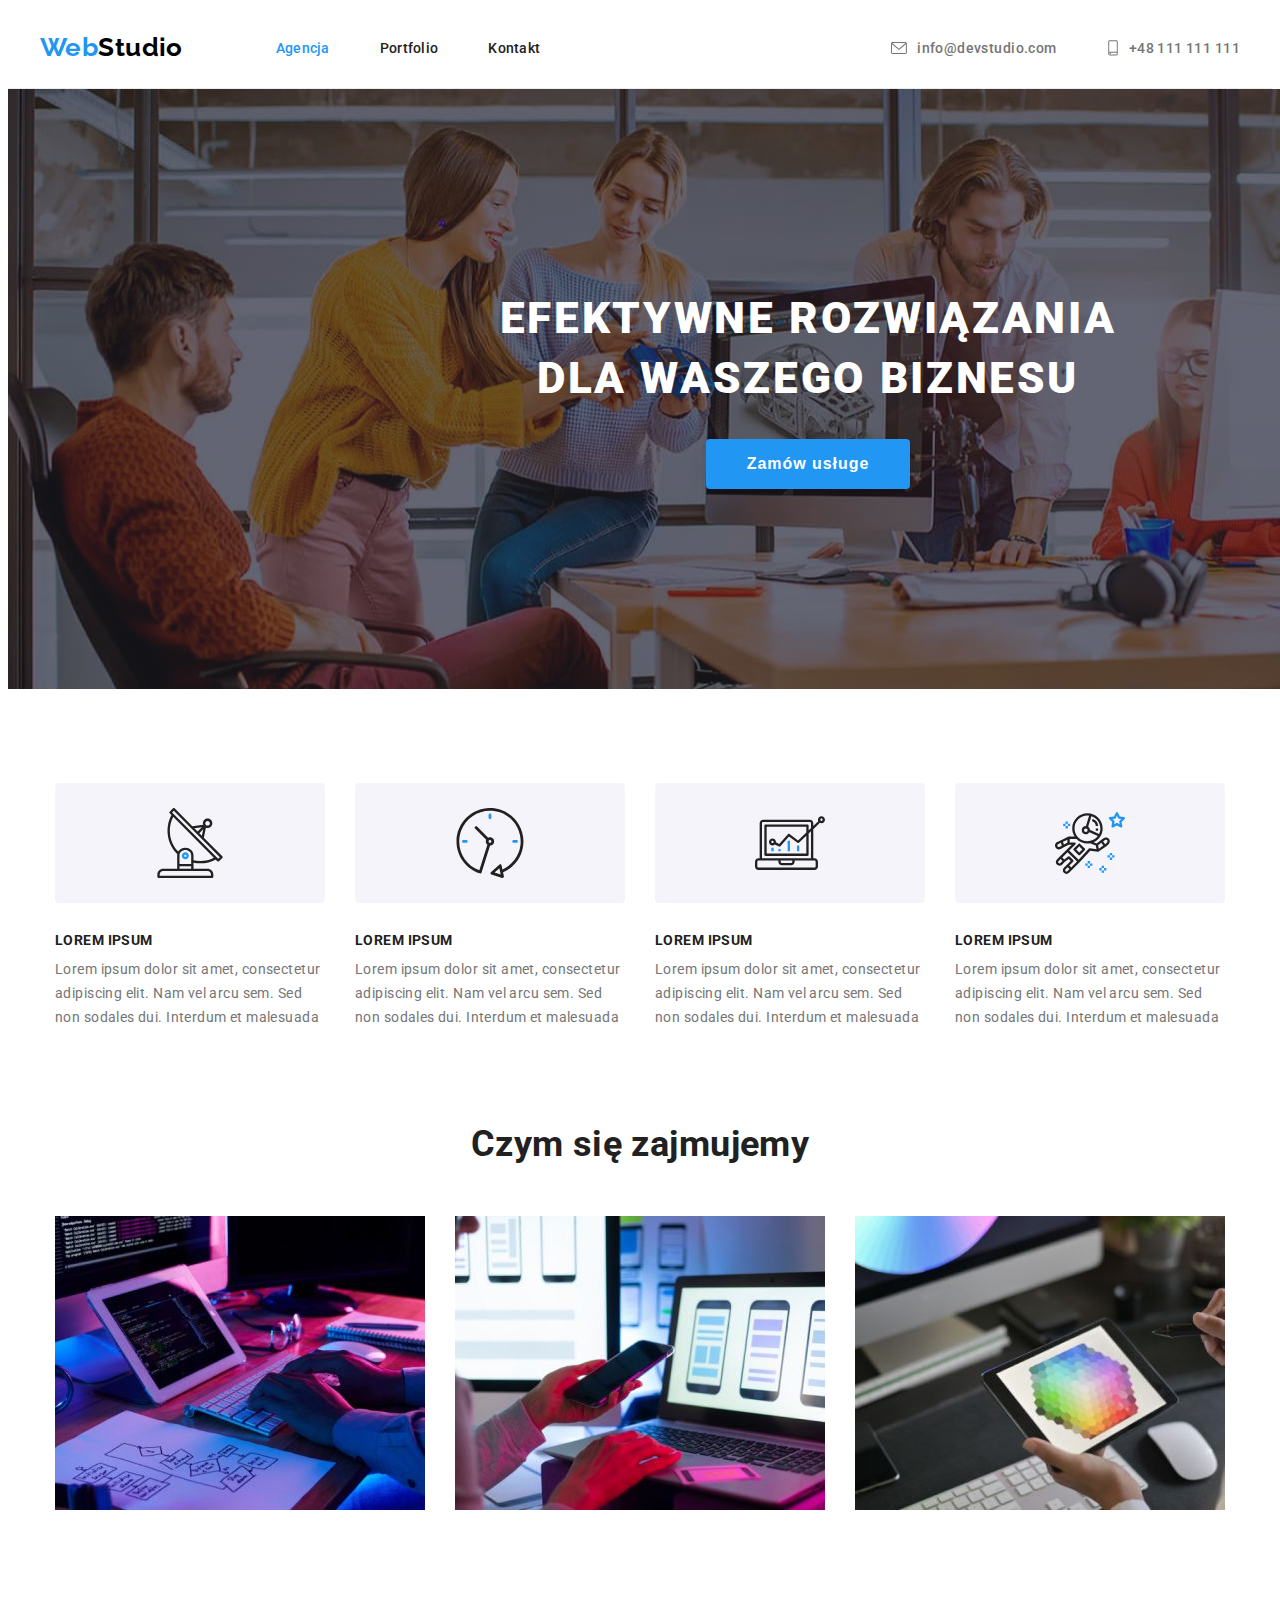
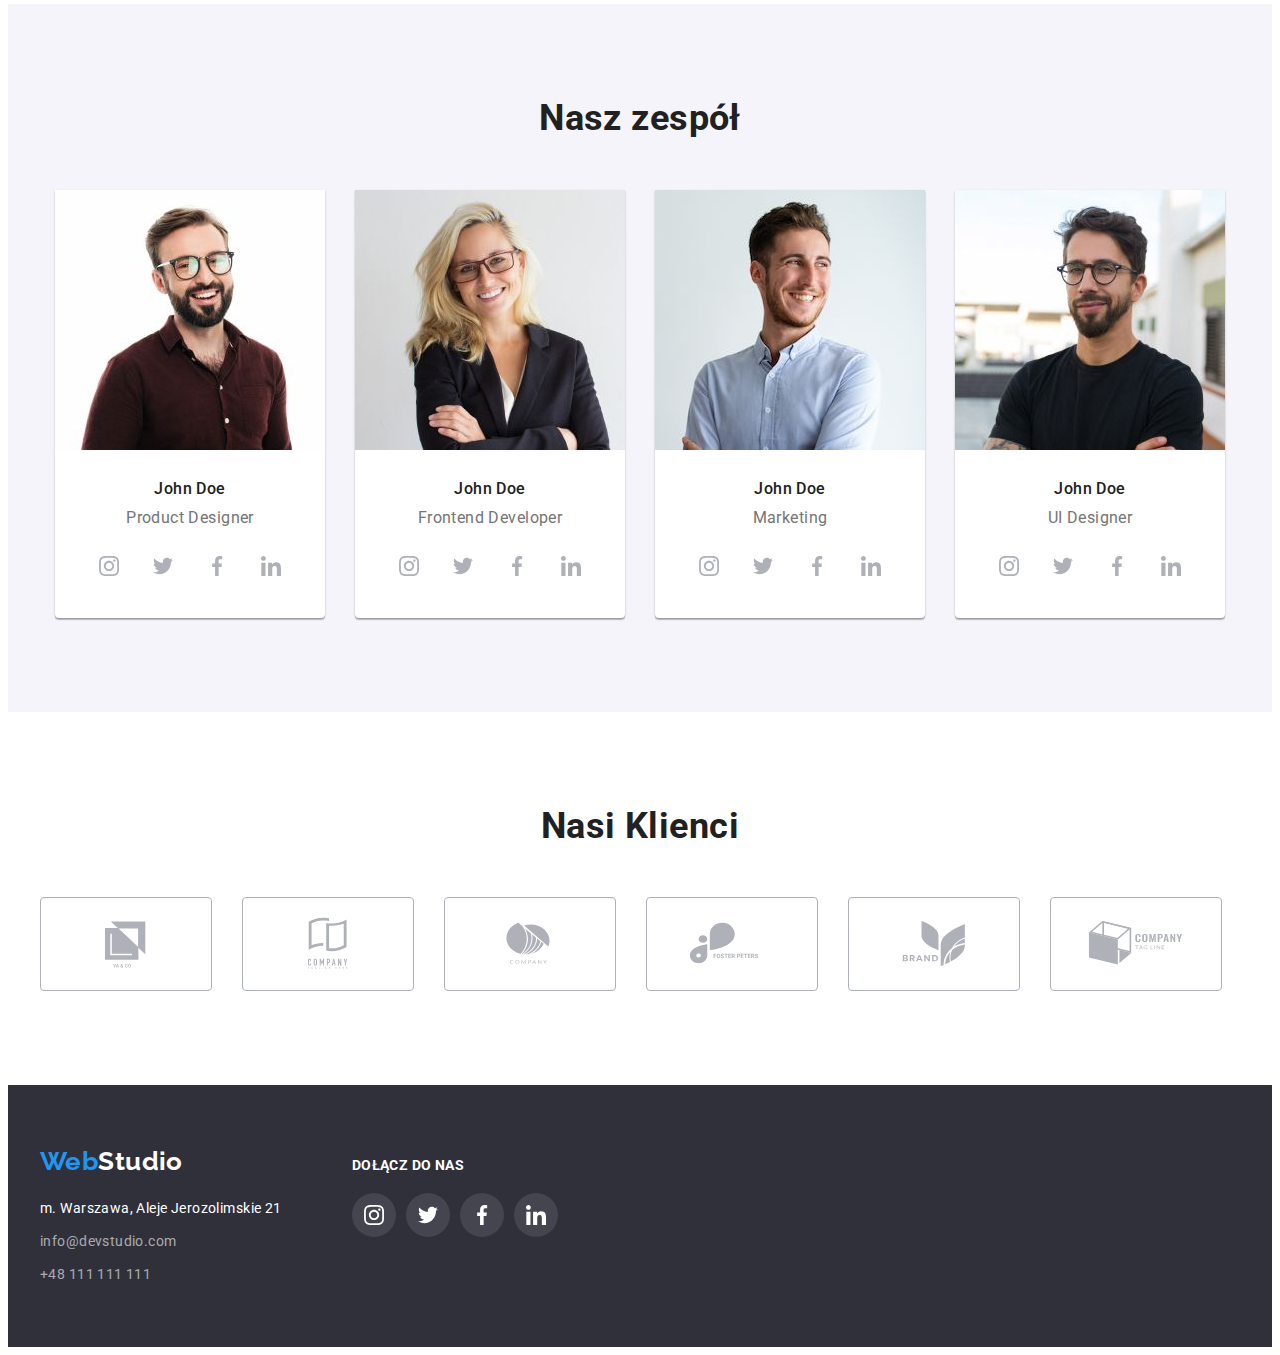
<file: index.html>
<!DOCTYPE html>
<html lang="en">
    <head>
        <meta charset="UTF-8" />
        <meta http-equiv="X-UA-Compatible" content="IE=edge" />
        <meta name="viewport" content="width=device-width, initial-scale=1.0" />
        <link
            rel="stylesheet"
            href="https://cdnjs.cloudflare.com/ajax/libs/modern-normalize/1.1.0/modern-normalize.min.css"
            integrity="sha512-wpPYUAdjBVSE4KJnH1VR1HeZfpl1ub8YT/NKx4PuQ5NmX2tKuGu6U/JRp5y+Y8XG2tV+wKQpNHVUX03MfMFn9Q=="
            crossorigin="anonymous"
            referrerpolicy="no-referrer"
        />
        <link rel="stylesheet" href="./css/styles.css" />
        <title>WebStudio</title>
    </head>
    <body>
        <header class="header">
            <div class="container header-container">
                <a href="./index.html" class="logo logo-menu"
                    ><span>Web</span>Studio</a
                >
                <nav class="menu">
                    <ul class="menu-list">
                        <li>
                            <a
                                href="./index.html"
                                class="menu-item menu-item-active"
                                >Agencja</a
                            >
                        </li>
                        <li>
                            <a href="./portfolio.html" class="menu-item"
                                >Portfolio</a
                            >
                        </li>
                        <li>
                            <a href="#" class="menu-item">Kontakt</a>
                        </li>
                    </ul>
                </nav>
                <ul class="menu menu-list menu-contact-list">
                    <li>
                        <a
                            class="menu-contact-item"
                            href="mailto:info@devstudio.com"
                            ><svg
                                class="icon"
                                width="16"
                                height="12"
                                alt="email icon"
                            >
                                <use href="./images/icons.svg#icon-mail"></use>
                            </svg>
                            info@devstudio.com</a
                        >
                    </li>
                    <li>
                        <a class="menu-contact-item" href="tel:+48111111111">
                            <svg
                                class="icon"
                                width="12"
                                height="16"
                                alt="smartphone icon"
                            >
                                <use
                                    href="./images/icons.svg#icon-smartphone"
                                ></use>
                            </svg>
                            +48 111 111 111</a
                        >
                    </li>
                </ul>
            </div>
        </header>
        <main>
            <section class="banner">
                <div class="container">
                    <h1 class="banner-title">
                        EFEKTYWNE ROZWIĄZANIA DLA WASZEGO BIZNESU
                    </h1>
                    <button type="button" class="banner-button">
                        Zamów usługe
                    </button>
                </div>
            </section>
            <section class="section">
                <div class="container">
                    <h2 class="visually-hidden">Opis</h2>
                    <ul class="description-list">
                        <li class="description-item">
                            <div class="description-item-container">
                                <svg width="70" height="70" alt="anntena icon">
                                    <use
                                        href="./images/icons.svg#icon-antenna"
                                    ></use>
                                </svg>
                            </div>
                            <h3 class="description-item-subtitle">
                                LOREM IPSUM
                            </h3>
                            <p class="description-item-content">
                                Lorem ipsum dolor sit amet, consectetur
                                adipiscing elit. Nam vel arcu sem. Sed non
                                sodales dui. Interdum et malesuada
                            </p>
                        </li>
                        <li class="description-item">
                            <div class="description-item-container">
                                <svg width="70" height="70" alt="clock icon">
                                    <use
                                        href="./images/icons.svg#icon-clock"
                                    ></use>
                                </svg>
                            </div>
                            <h3 class="description-item-subtitle">
                                LOREM IPSUM
                            </h3>
                            <p class="description-item-content">
                                Lorem ipsum dolor sit amet, consectetur
                                adipiscing elit. Nam vel arcu sem. Sed non
                                sodales dui. Interdum et malesuada
                            </p>
                        </li>
                        <li class="description-item">
                            <div class="description-item-container">
                                <svg width="70" height="70" alt="diagram icon">
                                    <use
                                        href="./images/icons.svg#icon-diagram"
                                    ></use>
                                </svg>
                            </div>
                            <h3 class="description-item-subtitle">
                                LOREM IPSUM
                            </h3>
                            <p class="description-item-content">
                                Lorem ipsum dolor sit amet, consectetur
                                adipiscing elit. Nam vel arcu sem. Sed non
                                sodales dui. Interdum et malesuada
                            </p>
                        </li>
                        <li class="description-item">
                            <div class="description-item-container">
                                <svg
                                    width="70"
                                    height="70"
                                    alt="astronaut icon"
                                >
                                    <use
                                        href="./images/icons.svg#icon-astronaut"
                                    ></use>
                                </svg>
                            </div>
                            <h3 class="description-item-subtitle">
                                LOREM IPSUM
                            </h3>
                            <p class="description-item-content">
                                Lorem ipsum dolor sit amet, consectetur
                                adipiscing elit. Nam vel arcu sem. Sed non
                                sodales dui. Interdum et malesuada
                            </p>
                        </li>
                    </ul>
                </div>
            </section>
            <section class="section about_us">
                <div class="container">
                    <h2 class="about_us-title">Czym się zajmujemy</h2>
                    <ul class="about_us-list">
                        <li>
                            <img
                                src="./images/about-us/coding.jpg"
                                alt="hands on keyboard"
                                width="370"
                                height="294"
                            />
                        </li>
                        <li>
                            <img
                                src="./images/about-us/mobile.jpg"
                                alt="mobile phone in hands"
                                width="370"
                                height="294"
                            />
                        </li>
                        <li>
                            <img
                                src="./images/about-us/color-pelette.jpg"
                                alt="tablet with color palette on screen"
                                width="370"
                                height="294"
                            />
                        </li>
                    </ul>
                </div>
            </section>
            <section class="section crew">
                <div class="container">
                    <h2 class="crew-title">Nasz zespół</h2>
                    <ul class="crew-list">
                        <li class="crew-item">
                            <img
                                src="./images/crew/product-designer.jpg"
                                alt="men with glasses in red shirt"
                                width="270"
                                height="260"
                            />
                            <div class="crew-item-container">
                                <h3 class="crew-item-name">John Doe</h3>
                                <p class="crew-item-position">
                                    Product Designer
                                </p>
                                <ul class="crew-item-social_media">
                                    <li>
                                        <a
                                            href="./index.html"
                                            class="crew-item-social_media-container"
                                        >
                                            <svg
                                                class="crew-item-social_media-icon"
                                                width="20"
                                                height="20"
                                                alt="instagram icon"
                                            >
                                                <use
                                                    href="./images/icons.svg#icon-instagram"
                                                ></use>
                                            </svg>
                                        </a>
                                    </li>
                                    <li>
                                        <a
                                            href="./index.html"
                                            class="crew-item-social_media-container"
                                        >
                                            <svg
                                                class="crew-item-social_media-icon"
                                                width="20"
                                                height="20"
                                                alt="twitter icon"
                                            >
                                                <use
                                                    href="./images/icons.svg#icon-twitter"
                                                ></use>
                                            </svg>
                                        </a>
                                    </li>
                                    <li>
                                        <a
                                            href="./index.html"
                                            class="crew-item-social_media-container"
                                        >
                                            <svg
                                                class="crew-item-social_media-icon"
                                                width="20"
                                                height="20"
                                                alt="facebook icon"
                                            >
                                                <use
                                                    href="./images/icons.svg#icon-facebook"
                                                ></use>
                                            </svg>
                                        </a>
                                    </li>
                                    <li>
                                        <a
                                            href="./index.html"
                                            class="crew-item-social_media-container"
                                        >
                                            <svg
                                                class="crew-item-social_media-icon"
                                                width="20"
                                                height="20"
                                                alt="linkedin icon"
                                            >
                                                <use
                                                    href="./images/icons.svg#icon-linkedin"
                                                ></use>
                                            </svg>
                                        </a>
                                    </li>
                                </ul>
                            </div>
                        </li>
                        <li class="crew-item">
                            <img
                                src="./images/crew/frontend-developer.jpg"
                                alt="woman with glasses in black jacket"
                                width="270"
                                height="260"
                            />
                            <div class="crew-item-container">
                                <h3 class="crew-item-name">John Doe</h3>
                                <p class="crew-item-position">
                                    Frontend Developer
                                </p>
                                <ul class="crew-item-social_media">
                                    <li>
                                        <a
                                            href="./index.html"
                                            class="crew-item-social_media-container"
                                        >
                                            <svg
                                                class="crew-item-social_media-icon"
                                                width="20"
                                                height="20"
                                                alt="instagram icon"
                                            >
                                                <use
                                                    href="./images/icons.svg#icon-instagram"
                                                ></use>
                                            </svg>
                                        </a>
                                    </li>
                                    <li>
                                        <a
                                            href="./index.html"
                                            class="crew-item-social_media-container"
                                        >
                                            <svg
                                                class="crew-item-social_media-icon"
                                                width="20"
                                                height="20"
                                                alt="twitter icon"
                                            >
                                                <use
                                                    href="./images/icons.svg#icon-twitter"
                                                ></use>
                                            </svg>
                                        </a>
                                    </li>
                                    <li>
                                        <a
                                            href="./index.html"
                                            class="crew-item-social_media-container"
                                        >
                                            <svg
                                                class="crew-item-social_media-icon"
                                                width="20"
                                                height="20"
                                                alt="facebook icon"
                                            >
                                                <use
                                                    href="./images/icons.svg#icon-facebook"
                                                ></use>
                                            </svg>
                                        </a>
                                    </li>
                                    <li>
                                        <a
                                            href="./index.html"
                                            class="crew-item-social_media-container"
                                        >
                                            <svg
                                                class="crew-item-social_media-icon"
                                                width="20"
                                                height="20"
                                                alt="linkedin icon"
                                            >
                                                <use
                                                    href="./images/icons.svg#icon-linkedin"
                                                ></use>
                                            </svg>
                                        </a>
                                    </li>
                                </ul>
                            </div>
                        </li>
                        <li class="crew-item">
                            <img
                                src="./images/crew/marketing.jpg"
                                alt="men in blue shirt"
                                width="270"
                                height="260"
                            />
                            <div class="crew-item-container">
                                <h3 class="crew-item-name">John Doe</h3>
                                <p class="crew-item-position">Marketing</p>
                                <ul class="crew-item-social_media">
                                    <li>
                                        <a
                                            href="./index.html"
                                            class="crew-item-social_media-container"
                                        >
                                            <svg
                                                class="crew-item-social_media-icon"
                                                width="20"
                                                height="20"
                                                alt="instagram icon"
                                            >
                                                <use
                                                    href="./images/icons.svg#icon-instagram"
                                                ></use>
                                            </svg>
                                        </a>
                                    </li>
                                    <li>
                                        <a
                                            href="./index.html"
                                            class="crew-item-social_media-container"
                                        >
                                            <svg
                                                class="crew-item-social_media-icon"
                                                width="20"
                                                height="20"
                                                alt="twitter icon"
                                            >
                                                <use
                                                    href="./images/icons.svg#icon-twitter"
                                                ></use>
                                            </svg>
                                        </a>
                                    </li>
                                    <li>
                                        <a
                                            href="./index.html"
                                            class="crew-item-social_media-container"
                                        >
                                            <svg
                                                class="crew-item-social_media-icon"
                                                width="20"
                                                height="20"
                                                alt="facebook icon"
                                            >
                                                <use
                                                    href="./images/icons.svg#icon-facebook"
                                                ></use>
                                            </svg>
                                        </a>
                                    </li>
                                    <li>
                                        <a
                                            href="./index.html"
                                            class="crew-item-social_media-container"
                                        >
                                            <svg
                                                class="crew-item-social_media-icon"
                                                width="20"
                                                height="20"
                                                alt="linkedin icon"
                                            >
                                                <use
                                                    href="./images/icons.svg#icon-linkedin"
                                                ></use>
                                            </svg>
                                        </a>
                                    </li>
                                </ul>
                            </div>
                        </li>
                        <li class="crew-item">
                            <img
                                src="./images/crew/ui-designer.jpg"
                                alt="men with glasses in black t-shirt"
                                width="270"
                                height="260"
                            />
                            <div class="crew-item-container">
                                <h3 class="crew-item-name">John Doe</h3>
                                <p class="crew-item-position">UI Designer</p>
                                <ul class="crew-item-social_media">
                                    <li>
                                        <a
                                            href="./index.html"
                                            class="crew-item-social_media-container"
                                        >
                                            <svg
                                                class="crew-item-social_media-icon"
                                                width="20"
                                                height="20"
                                                alt="instagram icon"
                                            >
                                                <use
                                                    href="./images/icons.svg#icon-instagram"
                                                ></use>
                                            </svg>
                                        </a>
                                    </li>
                                    <li>
                                        <a
                                            href="./index.html"
                                            class="crew-item-social_media-container"
                                        >
                                            <svg
                                                class="crew-item-social_media-icon"
                                                width="20"
                                                height="20"
                                                alt="twitter icon"
                                            >
                                                <use
                                                    href="./images/icons.svg#icon-twitter"
                                                ></use>
                                            </svg>
                                        </a>
                                    </li>
                                    <li>
                                        <a
                                            href="./index.html"
                                            class="crew-item-social_media-container"
                                        >
                                            <svg
                                                class="crew-item-social_media-icon"
                                                width="20"
                                                height="20"
                                                alt="facebook icon"
                                            >
                                                <use
                                                    href="./images/icons.svg#icon-facebook"
                                                ></use>
                                            </svg>
                                        </a>
                                    </li>
                                    <li>
                                        <a
                                            href="./index.html"
                                            class="crew-item-social_media-container"
                                        >
                                            <svg
                                                class="crew-item-social_media-icon"
                                                width="20"
                                                height="20"
                                                alt="linkedin icon"
                                            >
                                                <use
                                                    href="./images/icons.svg#icon-linkedin"
                                                ></use>
                                            </svg>
                                        </a>
                                    </li>
                                </ul>
                            </div>
                        </li>
                    </ul>
                </div>
            </section>
            <section class="section clients">
                <div class="container">
                    <h2 class="clients-title">Nasi Klienci</h2>
                    <ul class="clients-list">
                        <li>
                            <a
                                href="./index.html"
                                class="clients-list-container"
                            >
                                <svg class="clients-list-logo" alt="ya&co logo">
                                    <use
                                        href="./images/icons.svg#icon-yaco"
                                    ></use>
                                </svg>
                            </a>
                        </li>
                        <li>
                            <a
                                href="./index.html"
                                class="clients-list-container"
                            >
                                <svg
                                    class="clients-list-logo"
                                    alt="company-tagline-here logo"
                                >
                                    <use
                                        href="./images/icons.svg#icon-company-tagline-here"
                                    ></use>
                                </svg>
                            </a>
                        </li>
                        <li>
                            <a
                                href="./index.html"
                                class="clients-list-container"
                            >
                                <svg
                                    class="clients-list-logo"
                                    alt="company logo"
                                >
                                    <use
                                        href="./images/icons.svg#icon-company"
                                    ></use>
                                </svg>
                            </a>
                        </li>
                        <li>
                            <a
                                href="./index.html"
                                class="clients-list-container"
                            >
                                <svg
                                    class="clients-list-logo"
                                    alt="foster-peters logo"
                                >
                                    <use
                                        href="./images/icons.svg#icon-foster-peters"
                                    ></use>
                                </svg>
                            </a>
                        </li>
                        <li>
                            <a
                                href="./index.html"
                                class="clients-list-container"
                            >
                                <svg class="clients-list-logo" alt="brand logo">
                                    <use
                                        href="./images/icons.svg#icon-brand"
                                    ></use>
                                </svg>
                            </a>
                        </li>
                        <li>
                            <a
                                href="./index.html"
                                class="clients-list-container"
                            >
                                <svg
                                    class="clients-list-logo"
                                    alt="company-tag-line logo"
                                >
                                    <use
                                        href="./images/icons.svg#icon-company-tag-line"
                                    ></use>
                                </svg>
                            </a>
                        </li>
                    </ul>
                </div>
            </section>
        </main>
        <footer class="footer">
            <div class="container">
                <div>
                    <a href="./index.html" class="logo logo-footer"
                        ><span>Web</span>Studio</a
                    >
                    <address class="footer-navigation">
                        <ul class="footer-list">
                            <li class="footer-item">
                                <a
                                    href="https://goo.gl/maps/btFzgZddrcj7EQLm6"
                                    target="_blank"
                                    rel="nofollow noopener"
                                >
                                    m. Warszawa, Aleje Jerozolimskie 21
                                </a>
                            </li>
                            <li class="footer-item">
                                <a href="mailto:info@devstudio.com"
                                    >info@devstudio.com</a
                                >
                            </li>
                            <li class="footer-item">
                                <a href="tel:+48111111111">+48 111 111 111</a>
                            </li>
                        </ul>
                    </address>
                </div>
                <div class="footer-social_media">
                    <h3 class="footer-social_media-title">Dołącz do nas</h3>
                    <ul class="footer-social_media-list">
                        <li>
                            <a
                                href="./index.html"
                                class="footer-social_media-container"
                            >
                                <svg
                                    class="footer-social_media-icon"
                                    alt="instagram icon"
                                >
                                    <use
                                        href="./images/icons.svg#icon-instagram"
                                    ></use>
                                </svg>
                            </a>
                        </li>
                        <li>
                            <a
                                href="./index.html"
                                class="footer-social_media-container"
                            >
                                <svg
                                    class="footer-social_media-icon"
                                    alt="twitter icon"
                                >
                                    <use
                                        href="./images/icons.svg#icon-twitter"
                                    ></use>
                                </svg>
                            </a>
                        </li>
                        <li>
                            <a
                                href="./index.html"
                                class="footer-social_media-container"
                            >
                                <svg
                                    class="footer-social_media-icon"
                                    alt="facebook icon"
                                >
                                    <use
                                        href="./images/icons.svg#icon-facebook"
                                    ></use>
                                </svg>
                            </a>
                        </li>
                        <li>
                            <a
                                href="./index.html"
                                class="footer-social_media-container"
                            >
                                <svg
                                    class="footer-social_media-icon"
                                    alt="linkedin icon"
                                >
                                    <use
                                        href="./images/icons.svg#icon-linkedin"
                                    ></use>
                                </svg>
                            </a>
                        </li>
                    </ul>
                </div>
            </div>
        </footer>
    </body>
</html>
</file>
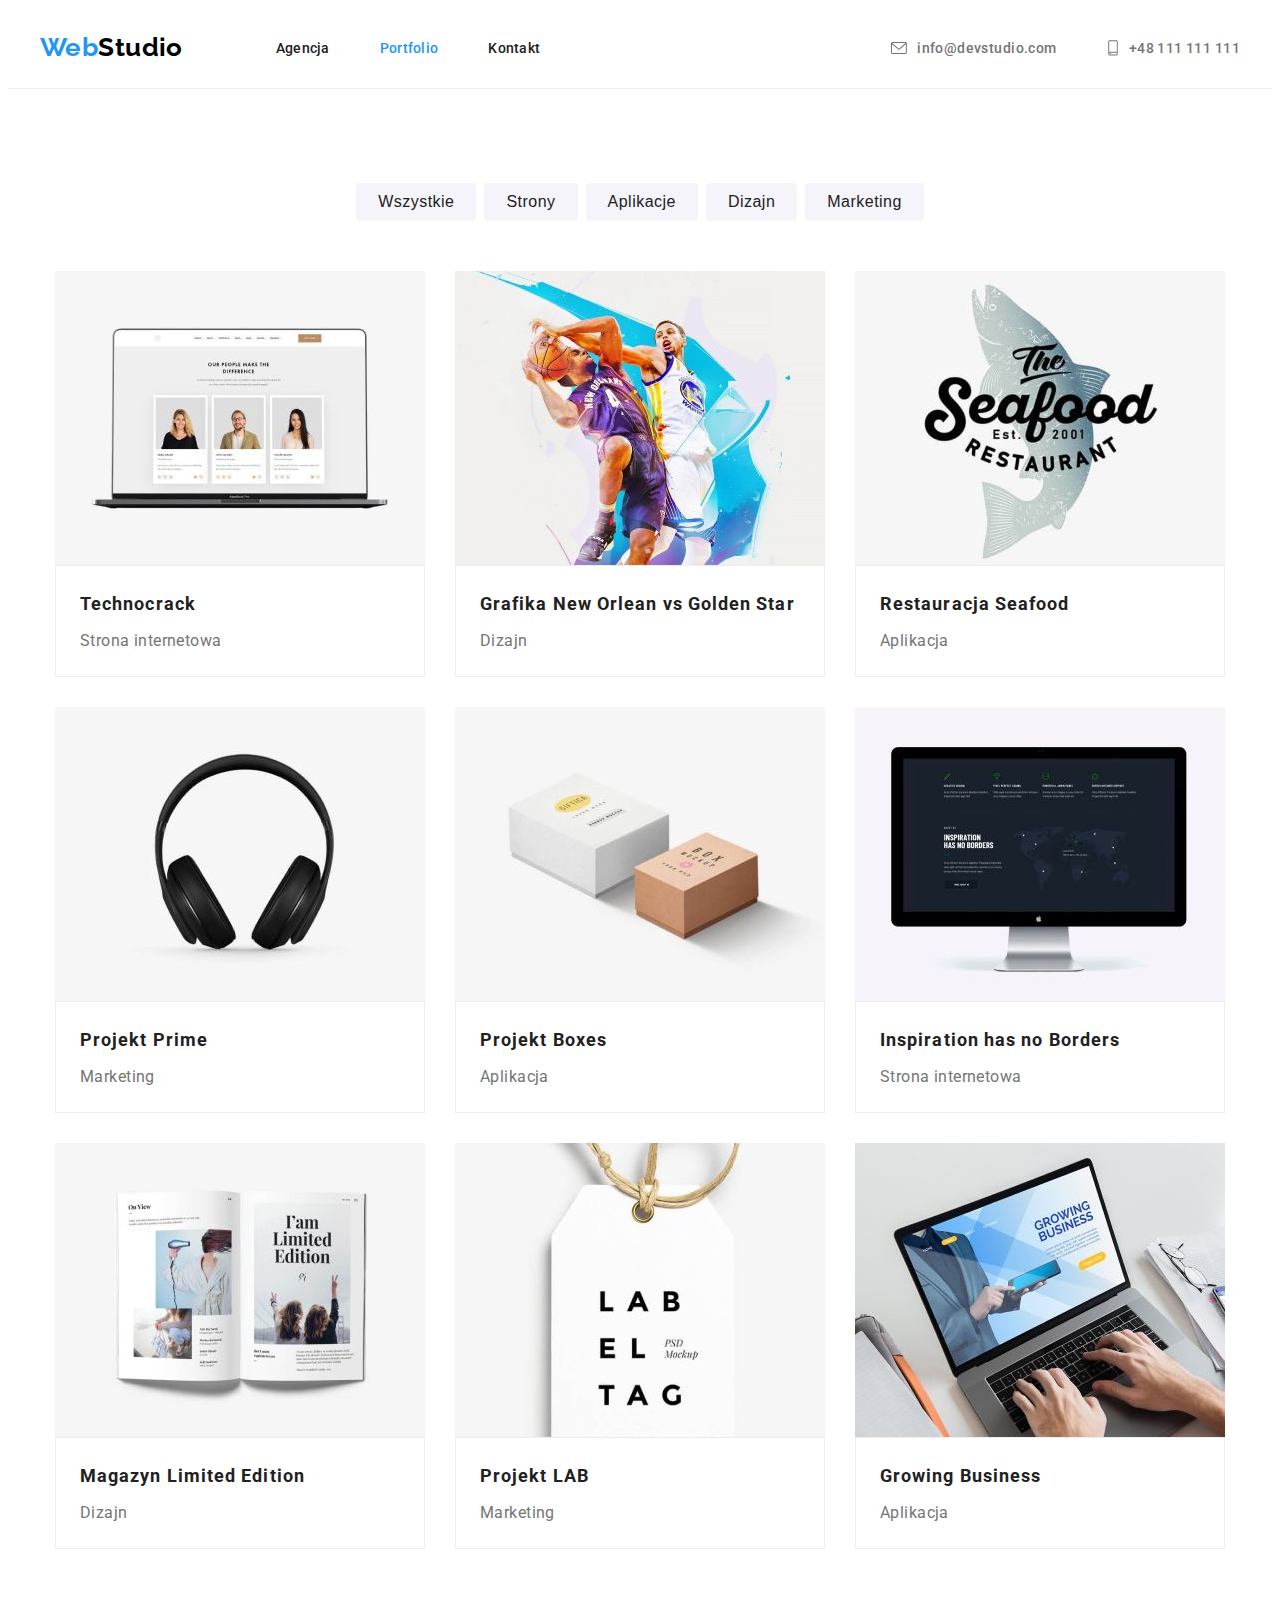
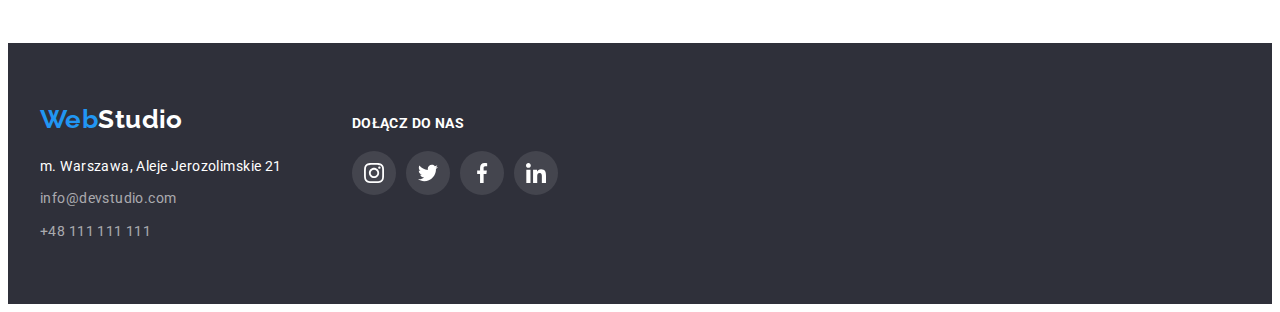
<file: portfolio.html>
<!DOCTYPE html>
<html lang="en">
    <head>
        <meta charset="UTF-8" />
        <meta http-equiv="X-UA-Compatible" content="IE=edge" />
        <meta name="viewport" content="width=device-width, initial-scale=1.0" />
        <link
            rel="stylesheet"
            href="https://cdnjs.cloudflare.com/ajax/libs/modern-normalize/1.1.0/modern-normalize.min.css"
            integrity="sha512-wpPYUAdjBVSE4KJnH1VR1HeZfpl1ub8YT/NKx4PuQ5NmX2tKuGu6U/JRp5y+Y8XG2tV+wKQpNHVUX03MfMFn9Q=="
            crossorigin="anonymous"
            referrerpolicy="no-referrer"
        />
        <link rel="stylesheet" href="./css/styles.css" />
        <title>WebStudio - Portfolio</title>
    </head>
    <body>
        <header class="header">
            <div class="container header-container">
                <a href="./index.html" class="logo logo-menu"
                    ><span>Web</span>Studio</a
                >
                <nav class="menu">
                    <ul class="menu-list">
                        <li>
                            <a href="./index.html" class="menu-item">Agencja</a>
                        </li>
                        <li>
                            <a
                                href="./portfolio.html"
                                class="menu-item menu-item-active"
                                >Portfolio</a
                            >
                        </li>
                        <li>
                            <a href="#" class="menu-item">Kontakt</a>
                        </li>
                    </ul>
                </nav>
                <ul class="menu menu-list menu-contact-list">
                    <li>
                        <a
                            class="menu-contact-item"
                            href="mailto:info@devstudio.com"
                            ><svg
                                class="icon"
                                width="16"
                                height="12"
                                alt="email icon"
                            >
                                <use href="./images/icons.svg#icon-mail"></use>
                            </svg>
                            info@devstudio.com</a
                        >
                    </li>
                    <li>
                        <a class="menu-contact-item" href="tel:+48111111111">
                            <svg
                                class="icon"
                                width="12"
                                height="16"
                                alt="smartphone icon"
                            >
                                <use
                                    href="./images/icons.svg#icon-smartphone"
                                ></use>
                            </svg>
                            +48 111 111 111</a
                        >
                    </li>
                </ul>
            </div>
        </header>
        <main>
            <section class="section portfolio">
                <div class="container">
                    <h1 class="visually-hidden">Portfolio</h1>
                    <ul class="portfolio-bottons-list">
                        <li><button type="button">Wszystkie</button></li>
                        <li><button type="button">Strony</button></li>
                        <li><button type="button">Aplikacje</button></li>
                        <li><button type="button">Dizajn</button></li>
                        <li><button type="button">Marketing</button></li>
                    </ul>
                    <ul class="portfolio-item-list">
                        <li class="portfolio-item">
                            <img
                                src="./images/portfolio/laptop.jpg"
                                alt="laptop displaying three people"
                                width="370"
                                height="294"
                            />
                            <div class="portfolio-item-container">
                                <h3 class="portfolio-item-name">Technocrack</h3>
                                <p class="portfolio-item-description">
                                    Strona internetowa
                                </p>
                            </div>
                        </li>
                        <li class="portfolio-item">
                            <img
                                src="./images/portfolio/two-men.jpg"
                                alt="two mens playing basketball"
                                width="370"
                                height="294"
                            />
                            <div class="portfolio-item-container">
                                <h3 class="portfolio-item-name">
                                    Grafika New Orlean vs Golden Star
                                </h3>
                                <p class="portfolio-item-description">Dizajn</p>
                            </div>
                        </li>
                        <li class="portfolio-item">
                            <img
                                src="./images/portfolio/logo-seafood.jpg"
                                alt="logo seafood restaurant"
                                width="370"
                                height="294"
                            />
                            <div class="portfolio-item-container">
                                <h3 class="portfolio-item-name">
                                    Restauracja Seafood
                                </h3>
                                <p class="portfolio-item-description">
                                    Aplikacja
                                </p>
                            </div>
                        </li>
                        <li class="portfolio-item">
                            <img
                                src="./images/portfolio/headphones.jpg"
                                alt="headphones"
                                width="370"
                                height="294"
                            />
                            <div class="portfolio-item-container">
                                <h3 class="portfolio-item-name">
                                    Projekt Prime
                                </h3>
                                <p class="portfolio-item-description">
                                    Marketing
                                </p>
                            </div>
                        </li>
                        <li class="portfolio-item">
                            <img
                                src="./images/portfolio/boxes.jpg"
                                alt="two boxes"
                                width="370"
                                height="294"
                            />
                            <div class="portfolio-item-container">
                                <h3 class="portfolio-item-name">
                                    Projekt Boxes
                                </h3>
                                <p class="portfolio-item-description">
                                    Aplikacja
                                </p>
                            </div>
                        </li>
                        <li class="portfolio-item">
                            <img
                                src="./images/portfolio/monitor.jpg"
                                alt="monitor"
                                width="370"
                                height="294"
                            />
                            <div class="portfolio-item-container">
                                <h3 class="portfolio-item-name">
                                    Inspiration has no Borders
                                </h3>
                                <p class="portfolio-item-description">
                                    Strona internetowa
                                </p>
                            </div>
                        </li>
                        <li class="portfolio-item">
                            <img
                                src="./images/portfolio/book.jpg"
                                alt="open book"
                                width="370"
                                height="294"
                            />
                            <div class="portfolio-item-container">
                                <h3 class="portfolio-item-name">
                                    Magazyn Limited Edition
                                </h3>
                                <p class="portfolio-item-description">Dizajn</p>
                            </div>
                        </li>
                        <li class="portfolio-item">
                            <img
                                src="./images/portfolio/tag.jpg"
                                alt="label"
                                width="370"
                                height="294"
                            />
                            <div class="portfolio-item-container">
                                <h3 class="portfolio-item-name">Projekt LAB</h3>
                                <p class="portfolio-item-description">
                                    Marketing
                                </p>
                            </div>
                        </li>
                        <li class="portfolio-item">
                            <img
                                src="./images/portfolio/laptop-working.jpg"
                                alt="men working on laptop"
                                width="370"
                                height="294"
                            />
                            <div class="portfolio-item-container">
                                <h3 class="portfolio-item-name">
                                    Growing Business
                                </h3>
                                <p class="portfolio-item-description">
                                    Aplikacja
                                </p>
                            </div>
                        </li>
                    </ul>
                </div>
            </section>
        </main>
        <footer class="footer">
            <div class="container">
                <div>
                    <a href="./index.html" class="logo logo-footer"
                        ><span>Web</span>Studio</a
                    >
                    <address class="footer-navigation">
                        <ul class="footer-list">
                            <li class="footer-item">
                                <a
                                    href="https://goo.gl/maps/btFzgZddrcj7EQLm6"
                                    target="_blank"
                                    rel="nofollow noopener"
                                >
                                    m. Warszawa, Aleje Jerozolimskie 21
                                </a>
                            </li>
                            <li class="footer-item">
                                <a href="mailto:info@devstudio.com"
                                    >info@devstudio.com</a
                                >
                            </li>
                            <li class="footer-item">
                                <a href="tel:+48111111111">+48 111 111 111</a>
                            </li>
                        </ul>
                    </address>
                </div>
                <div class="footer-social_media">
                    <h3 class="footer-social_media-title">Dołącz do nas</h3>
                    <ul class="footer-social_media-list">
                        <li>
                            <a
                                href="./index.html"
                                class="footer-social_media-container"
                            >
                                <svg
                                    class="footer-social_media-icon"
                                    alt="instagram icon"
                                >
                                    <use
                                        href="./images/icons.svg#icon-instagram"
                                    ></use>
                                </svg>
                            </a>
                        </li>
                        <li>
                            <a
                                href="./index.html"
                                class="footer-social_media-container"
                            >
                                <svg
                                    class="footer-social_media-icon"
                                    alt="twitter icon"
                                >
                                    <use
                                        href="./images/icons.svg#icon-twitter"
                                    ></use>
                                </svg>
                            </a>
                        </li>
                        <li>
                            <a
                                href="./index.html"
                                class="footer-social_media-container"
                            >
                                <svg
                                    class="footer-social_media-icon"
                                    alt="facebook icon"
                                >
                                    <use
                                        href="./images/icons.svg#icon-facebook"
                                    ></use>
                                </svg>
                            </a>
                        </li>
                        <li>
                            <a
                                href="./index.html"
                                class="footer-social_media-container"
                            >
                                <svg
                                    class="footer-social_media-icon"
                                    alt="linkedin icon"
                                >
                                    <use
                                        href="./images/icons.svg#icon-linkedin"
                                    ></use>
                                </svg>
                            </a>
                        </li>
                    </ul>
                </div>
            </div>
        </footer>
    </body>
</html>
</file>
<file: css/styles.css>
@import url('https://fonts.googleapis.com/css2?family=Raleway:wght@700&family=Roboto:wght@400;500;700;900&display=swap');

:root {
    --siteBackgroundColor: #E5E5E5;
    --blackColor: #000;
    --whiteColor: #FFF;
    --contactColor: #757575;
    --secondaryPageColor: #212121;
    --mainPageColor: #2196F3;
    --footerContactColor: rgba(255, 255, 255, 0.6);
    --bannerBackgroundColor: #2F303A;
    --buttonColor: #F5F4FA;
    --headerButtonColor: #ECECEC;
    --portfolioBorderColor: #EEEEEE;
    --socialMediaColor: #AFB1B8;
    --footersocialMediaBackgroundColor: rgba(255, 255, 255, 0.1);
    --bannerBackgroundColorGradient: rgba(47, 48, 58, 0.4);
}

/*-------------------------------------- GLOBAL STLES --------------------------------------*/

h1,
h2,
h3,
h4,
h5,
h6,
p {
    margin: 0;
}

ul,
ol {
    list-style: none;
    padding-left: 0;
    margin: 0;
}

a,
li {
    font-style: normal;
    text-decoration: none;
}

img {
    display: block;
    max-width: 100%;
    height: auto;
}

button {
    display: block;
    cursor: pointer;
    border: none;
    border-radius: 4px;
}

body {
    font-family: 'Roboto', sans-serif;
    font-size: 14px;
    letter-spacing: 0.03em;
    background-color: var(--whiteColor);
    color: var(--secondaryPageColor);
}

.container {
    width: 1200px;
    margin: 0 auto;
    padding: 0 15px;
}

.section {
    padding: 94px 0;
}

.visually-hidden {
    position: absolute;
    width: 1px;
    height: 1px;
    margin: -1px;
    border: 0;
    padding: 0;
    white-space: nowrap;
    clip-path: inset(100%);
    clip: rect(0 0 0 0);
    overflow: hidden;
}

/*-------------------------------------- HEADER STLES --------------------------------------*/

.header {
    border-bottom: 1px solid var(--headerButtonColor);
}

.header-container {
    display: flex;
    align-items: center;
}

.menu-list {
    display: flex;
    gap: 50px;
}

.menu-list li a:hover,
.menu-list li a:focus {
    color: var(--mainPageColor);
}

.menu-item {
    font-weight: 500;
    line-height: 16px;
    letter-spacing: 0.02em;
    color: var(--secondaryPageColor);
}

.menu-contact-list {
    margin-left: auto;
}

.menu-contact-item {
    color: var(--contactColor);
    font-weight: 500;
    display: flex;
    align-items: center;
    gap: 10px;
}

.menu-contact-item .icon {
    fill: currentColor;
}

.menu-item-active {
    color: var(--mainPageColor);
}

/*-------------------------------------- LOGO STLES --------------------------------------*/

.logo {
    font-family: 'Raleway', sans-serif;
    font-weight: 700;
    font-size: 26px;
    line-height: 1.19;
    color: var(--blackColor);
}

.logo span {
    color: var(--mainPageColor);
}

.logo-menu {
    margin-right: 93px;
    padding: 24px 0 25px;
}

.logo-footer {
    color: var(--whiteColor);
}

/*-------------------------------------- FOOTER STLES --------------------------------------*/

.footer {
    background: var(--bannerBackgroundColor);
    padding: 60px 0;
}

.footer .container {
    display: flex;
    align-items: baseline;
    gap: 70px;
}

.footer-item:not(:last-child) {
    margin-bottom: 9px;
}

.footer-item a {
    line-height: 1.71;
}

.footer-navigation {
    margin-top: 20px;
}

.footer-navigation a {
    color: var(--footerContactColor);
}

.footer-navigation li:first-child a {
    color: var(--whiteColor);
}

.footer-social_media-title {
    font-weight: 700;
    font-size: 14px;
    line-height: 16px;
    letter-spacing: 0.03em;
    text-transform: uppercase;
    color: var(--whiteColor);
    margin: 12px 0 20px;
}

.footer-social_media-list {
    display: flex;
    gap: 10px;
}

.footer-social_media .footer-social_media-icon {
    width: 20px;
    height: 20px;
    fill: var(--whiteColor);
}

.footer-social_media-container {
    display: flex;
    justify-content: center;
    align-items: center;
    width: 44px;
    height: 44px;
    border-radius: 50%;
    background-color: var(--footersocialMediaBackgroundColor);
    color: var(--whiteColor);
}

.footer-social_media-container:hover,
.footer-social_media-container:focus {
    background-color: var(--mainPageColor);
}

/*-------------------------------------- BANNER STLES --------------------------------------*/

.banner {
    background-color: var(--bannerBackgroundColor);
    padding: 200px 0;
    text-align: center;
    margin: 0 auto;
    background-image: linear-gradient(var(--bannerBackgroundColorGradient),
            var(--bannerBackgroundColorGradient)), url(./../images/banner.jpg);
    background-size: cover;
    width: 1600px;
}

.banner-title {
    font-weight: 900;
    font-size: 44px;
    font-family: inherit;
    line-height: 1.36;
    letter-spacing: 0.06em;
    color: var(--whiteColor);
    width: 696px;
    margin: 0 auto;
    margin-bottom: 30px;
}

.banner-button {
    color: var(--whiteColor);
    background: var(--mainPageColor);
    box-shadow: 0px 4px 4px rgba(0, 0, 0, 0.15);
    border: none;
    min-width: 200px;
    font-weight: 700;
    font-size: 16px;
    line-height: 1.87;
    letter-spacing: 0.06em;
    margin: 0 auto;
    padding: 10px 41px
}

/*-------------------------------------- DESCRIPTION STLES --------------------------------------*/

.description-list {
    display: flex;
    justify-content: center;
    gap: 30px;
    margin: 0 auto;
}

.description-item {
    width: 270px;
}

.description-item-container {
    width: 270px;
    height: 120px;
    background-color: var(--buttonColor);
    border-radius: 4px;
    display: flex;
    align-items: center;
    justify-content: center;
    margin-bottom: 30px;
}

.description-item-subtitle {
    font-weight: 700;
    font-size: 14px;
    line-height: 1.14;
    color: var(--secondaryPageColor);
    margin-bottom: 10px;
}

.description-item-content {
    line-height: 1.71;
    color: var(--contactColor);
}

/*-------------------------------------- ABOUT US STLES --------------------------------------*/

.about_us {
    padding-top: 0;
}

.about_us-list {
    display: flex;
    justify-content: center;
    gap: 30px;
}

.about_us-title {
    font-weight: 700;
    font-size: 36px;
    line-height: 1.16;
    text-align: center;
    color: var(--secondaryPageColor);
    margin-bottom: 50px;
}

/*-------------------------------------- CREW STLES --------------------------------------*/

.crew {
    background: var(--buttonColor);
    display: block;
}

.crew-list {
    display: flex;
    justify-content: center;
    gap: 30px;
}

.crew-title {
    font-weight: 700;
    font-size: 36px;
    line-height: 1.16;
    text-align: center;
    color: var(--secondaryPageColor);
    margin-bottom: 50px;
}

.crew-item {
    width: 270px;
    background: var(--whiteColor);
    box-shadow: 0px 1px 3px rgba(0, 0, 0, 0.12), 0px 1px 1px rgba(0, 0, 0, 0.14), 0px 2px 1px rgba(0, 0, 0, 0.2);
    border-radius: 0px 0px 4px 4px;
}

.crew-item-container {
    padding: 30px 0;
}

.crew-item-name {
    font-weight: 500;
    font-size: 16px;
    line-height: 1.18;
    text-align: center;
    color: var(--secondaryPageColor);
    margin-bottom: 10px;
}

.crew-item-position {
    font-size: 16px;
    line-height: 1.18;
    text-align: center;
    color: var(--contactColor);
    margin-bottom: 16px;
}

.crew-item-social_media {
    display: flex;
    justify-content: center;
    gap: 10px;
}

.crew-item-social_media .crew-item-social_media-icon {
    fill: currentColor;
}

.crew-item-social_media-container {
    display: flex;
    justify-content: center;
    align-items: center;
    width: 44px;
    height: 44px;
    border-radius: 50%;
    color: var(--socialMediaColor);
}

.crew-item-social_media-container:hover,
.crew-item-social_media-container:focus {
    background-color: var(--mainPageColor);
    color: var(--whiteColor);
}

/*-------------------------------------- CLIENTS STLES --------------------------------------*/

.clients-title {
    font-weight: 700;
    font-size: 36px;
    line-height: 1.16;
    text-align: center;
    color: var(--secondaryPageColor);
    margin-bottom: 50px;
}

.clients-list {
    display: flex;
    gap: 30px;
}

.clients-list-container {
    display: flex;
    justify-content: center;
    align-items: center;
    width: 170px;
    height: 92px;
    border: 1px solid currentColor;
    border-radius: 4px;
    color: var(--socialMediaColor);
}

.clients-list-container:hover,
.clients-list-container:focus {
    color: var(--mainPageColor);
}

.clients-list-logo {
    width: 106px;
    height: 60px;
    fill: currentColor;
}

/*-------------------------------------- PORTFOLIO STLES --------------------------------------*/

.portfolio button {
    font-weight: 500;
    font-size: 16px;
    line-height: 1.62;
    letter-spacing: 0.03em;
    text-align: center;
    background: var(--buttonColor);
    color: var(--secondaryPageColor);
    padding: 6px 22px;
}

.portfolio-bottons-list {
    display: flex;
    justify-content: center;
    gap: 8px;
    margin-bottom: 50px;
}

.portfolio-item-list {
    display: flex;
    justify-content: center;
    flex-wrap: wrap;
    gap: 30px;
}

.portfolio-item:hover,
.portfolio-item:focus {
    box-shadow: 0px 1px 1px rgba(0, 0, 0, 0.12), 0px 4px 4px rgba(0, 0, 0, 0.06), 1px 4px 6px rgba(0, 0, 0, 0.16);
    cursor: pointer;
}

.portfolio-item-container {
    border: 1px solid var(--portfolioBorderColor);
    padding: 20px 24px;
}

.portfolio-item-name {
    font-weight: 700;
    font-size: 18px;
    line-height: 2;
    letter-spacing: 0.06em;
    color: var(--secondaryPageColor);
    margin-bottom: 4px;
}

.portfolio-item-description {
    font-size: 16px;
    line-height: 1.87;
    color: var(--contactColor);
}

.portfolio button:hover,
.portfolio button:focus {
    color: var(--whiteColor);
    background: var(--mainPageColor);
    box-shadow: 0px 3px 1px rgba(0, 0, 0, 0.1), 0px 1px 2px rgba(0, 0, 0, 0.08), 0px 2px 2px rgba(0, 0, 0, 0.12);
}
</file>
